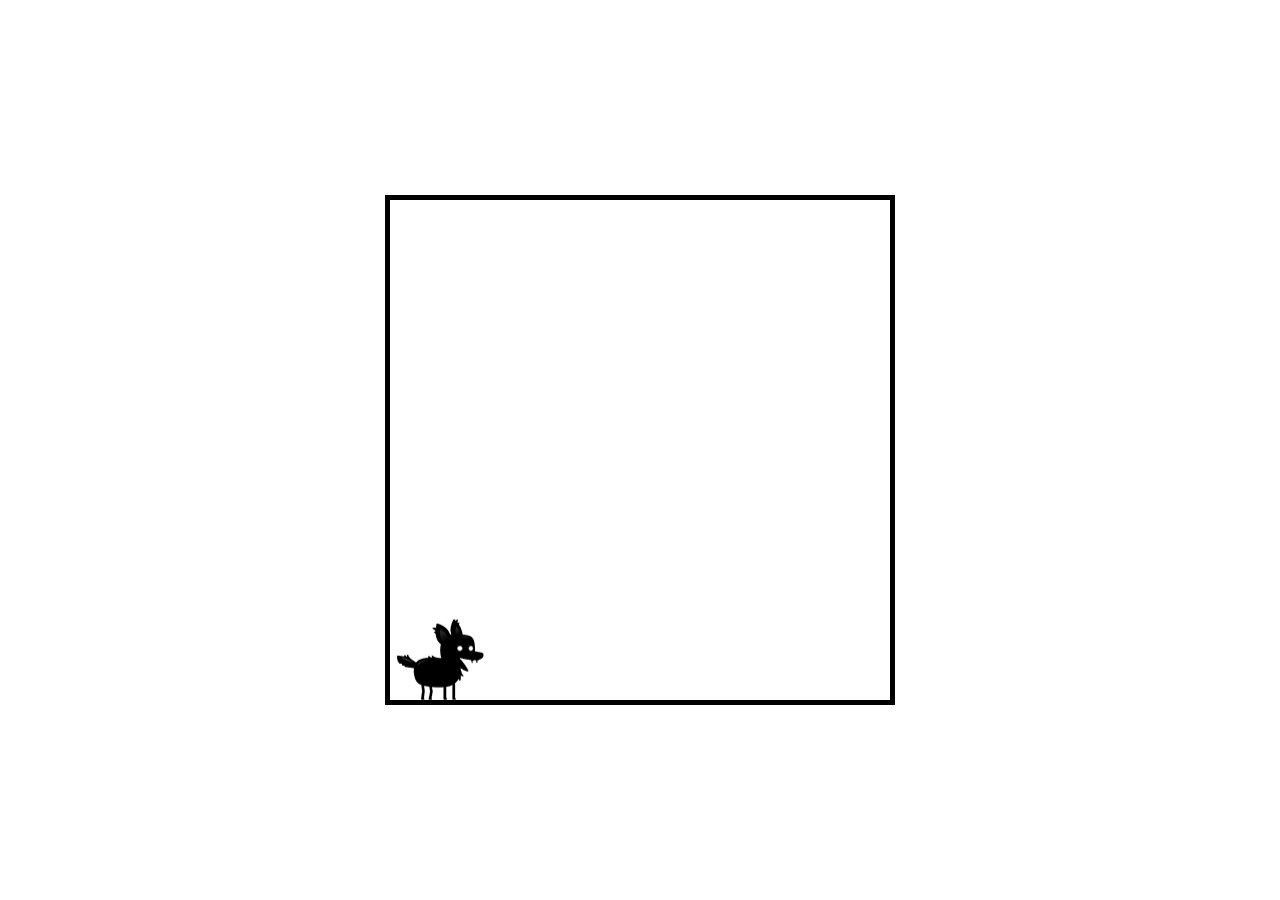
<file: index.html>
<!DOCTYPE html>
<html lang="en">
<head>
    <meta charset="UTF-8">
    <meta http-equiv="X-UA-Compatible" content="width=device-width, initial-scale=1.0">
    <meta name="viewport" content="width=device-width, initial-scale=1.0">
    <title>JavaScript Game</title>
    <link rel="stylesheet" href="style.css">
</head>
<body>
    <canvas id="canvas1">   </canvas>

    <img id= "player" src="assests/player.png">

    <script type="module" src="main.js"></script>
</body>
</html>
</file>
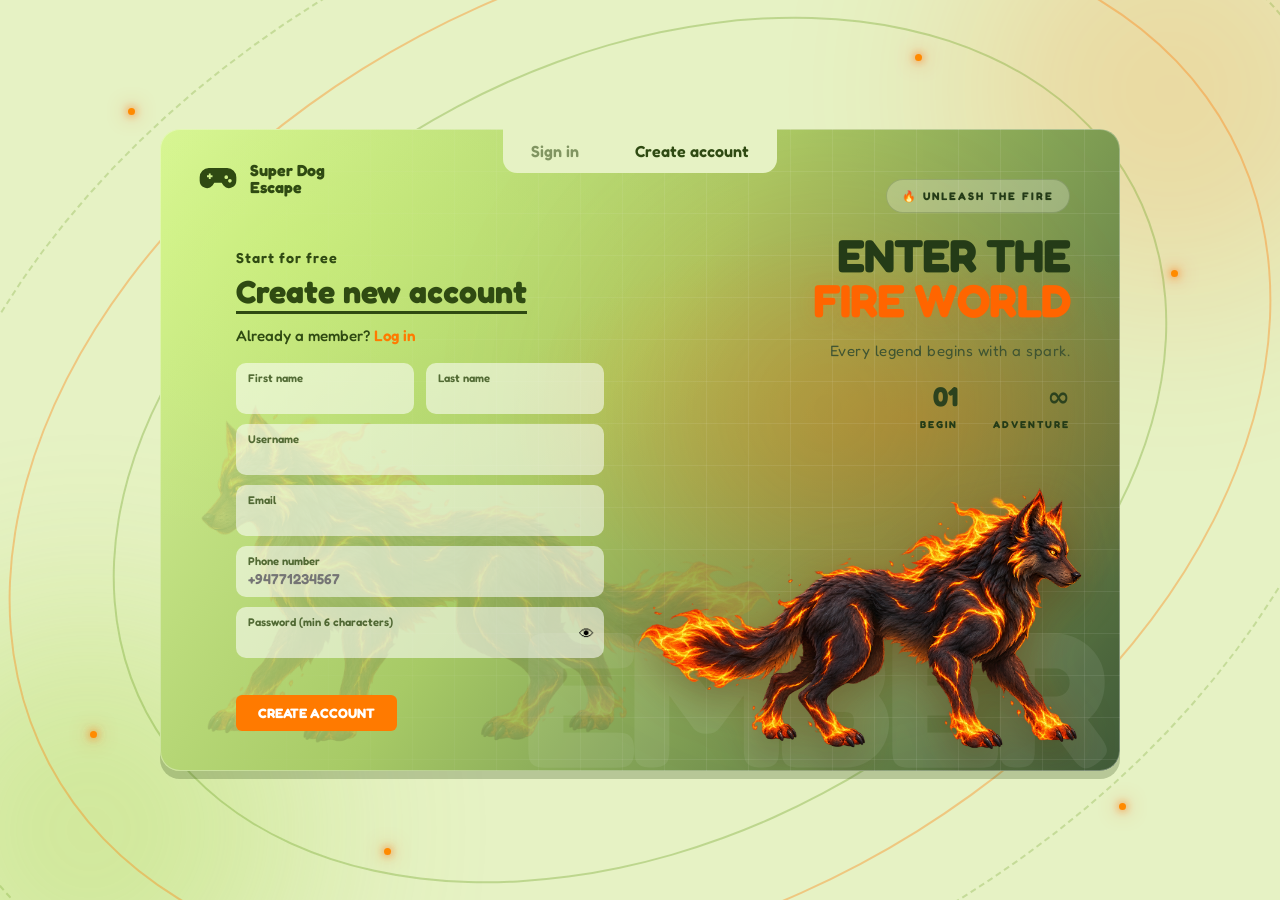
<file: MY-Game-main/banana.html>
<!DOCTYPE html>
<html lang="en">
<head>
    <meta charset="UTF-8">
    <meta name="viewport" content="width=device-width, initial-scale=1.0">
    <title>Earn a life</title>
    <link rel="preconnect" href="https://fonts.googleapis.com">
    <link rel="preconnect" href="https://fonts.gstatic.com" crossorigin>
    <link href="https://fonts.googleapis.com/css2?family=Fredoka:wght@400;500;600;700&display=swap" rel="stylesheet">
    <link rel="stylesheet" href="auth.css">
    <style>
        .panel { max-width: 560px; }
        .puzzle {
            display: block;
            width: 100%;
            min-height: 120px;
            margin-bottom: 16px;
            background: #fff;
            border: 3px solid var(--fern);
            border-radius: 10px;
        }
        .progress { margin-bottom: 14px; font-weight: 600; color: var(--moon); }
        .ok { color: #9be58f; }
    </style>
</head>
<body>
    <main class="panel">
        <h1>Earn a life</h1>
        <p class="sub">Find the value of the banana in the puzzle and type it in. Solve 1 puzzle to earn a life. Wrong answers cost nothing, and you can skip any puzzle.</p>

        <p class="progress" id="progress">Solved 0 / 3</p>
        <img class="puzzle" id="puzzleImg" alt="Banana math puzzle">

        <label for="answer">Your answer</label>
        <input id="answer" type="number" inputmode="numeric" autocomplete="off">

        <p class="error" id="msg" role="alert"></p>
        <button id="submitBtn">Check answer</button>
        <button class="ghost" id="skipBtn">Skip, give me another puzzle</button>
        <button class="ghost" id="backBtn">Back to start page</button>
    </main>

    <script type="module" src="banana.js"></script>
</body>
</html>
</file>
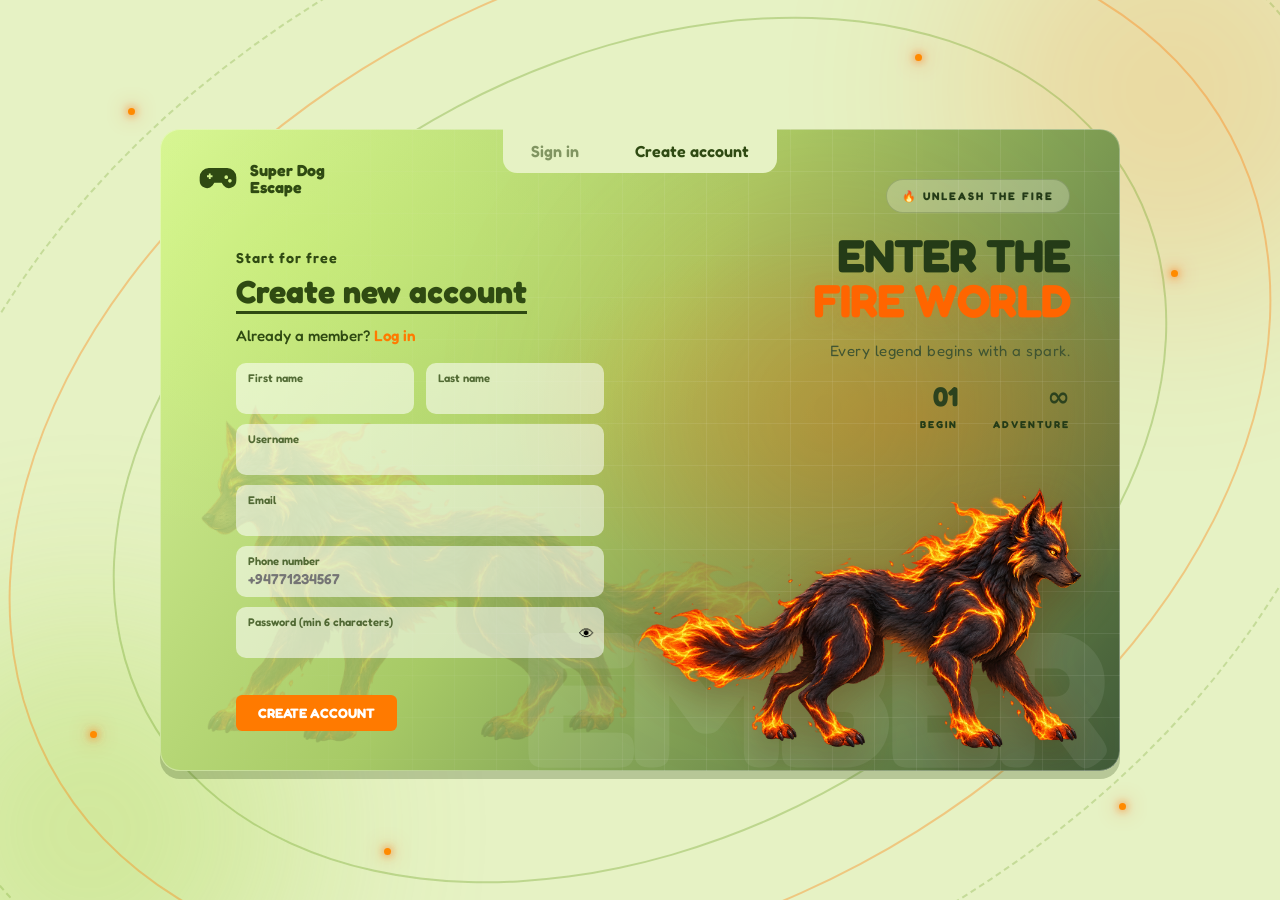
<file: MY-Game-main/login.html>
<!DOCTYPE html>
<html lang="en">
<head>
    <meta charset="UTF-8">
    <meta name="viewport" content="width=device-width, initial-scale=1.0">
    <title>Join the game</title>
    <link rel="preconnect" href="https://fonts.googleapis.com">
    <link rel="preconnect" href="https://fonts.gstatic.com" crossorigin>
    <link href="https://fonts.googleapis.com/css2?family=Fredoka:wght@400;500;600;700&display=swap" rel="stylesheet">
    <style>
        :root {
            --leaf-dark: #2f4a12;
            --leaf: #6fa328;
            --leaf-light: #b6d86a;
            --page: #e6f2c4;
            --orange: #ff7a00;
            --danger: #c0392b;
        }

        * { margin: 0; padding: 0; box-sizing: border-box; }

        body {
            min-height: 100vh;
            display: grid;
            place-items: center;
            padding: 24px;
            font-family: 'Fredoka', system-ui, sans-serif;
            color: var(--leaf-dark);
            background: var(--page);
        }

        .card {
            position: relative;
            width: 100%;
            max-width: 960px;
            min-height: 540px;
            overflow: hidden;
            border-radius: 20px;
            box-shadow: 0 8px 0 rgba(47, 74, 18, 0.25);
        }

        /* ---------- Tabs, logo, form (all sit ON TOP of the hero) ---------- */
        .tabs {
            position: absolute;
            z-index: 5;
            top: 0;
            left: 50%;
            transform: translateX(-50%);
            display: flex;
            background: var(--page);
            border-radius: 0 0 14px 14px;
        }

        .tab {
            padding: 12px 28px;
            font: inherit;
            font-weight: 600;
            color: var(--leaf-dark);
            background: none;
            border: none;
            border-radius: 0 0 14px 14px;
            cursor: pointer;
            opacity: 0.55;
        }

        .tab.active { opacity: 1; }

        .logo {
            position: absolute;
            z-index: 5;
            top: 28px;
            left: 36px;
            display: flex;
            align-items: center;
            gap: 10px;
            font-weight: 700;
            line-height: 1.1;
        }

        .logo svg { width: 44px; height: 44px; fill: var(--leaf-dark); }

        .form-area {
            position: relative;
            z-index: 5;
            width: 50%;
            padding: 120px 36px 40px 76px;
        }

        .kicker { font-weight: 600; font-size: 0.9rem; letter-spacing: 1px; }

        /* Scoped so it doesn't hit the hero heading */
        .form-area h1 {
            display: inline-block;
            margin: 6px 0 12px;
            font-size: 2rem;
            font-weight: 700;
            border-bottom: 3px solid var(--leaf-dark);
        }

        .switch-text { margin-bottom: 18px; font-weight: 500; font-size: 0.95rem; }

        .switch-text button {
            font: inherit;
            font-weight: 600;
            color: var(--orange);
            background: none;
            border: none;
            cursor: pointer;
        }

        .row { display: flex; gap: 12px; }
        .row .field { flex: 1; }

        .field {
            position: relative;
            margin-bottom: 10px;
            padding: 8px 12px;
            background: rgba(255, 255, 255, 0.55);
            border-radius: 10px;
        }

        .field label {
            display: block;
            font-size: 0.7rem;
            font-weight: 600;
            opacity: 0.8;
        }

        .field input {
            width: 100%;
            padding: 2px 28px 2px 0;
            font: inherit;
            font-size: 0.9rem;
            font-weight: 600;
            color: var(--leaf-dark);
            background: none;
            border: none;
            outline: none;
        }

        .field:focus-within { outline: 3px solid var(--leaf-dark); }

        .eye {
            position: absolute;
            right: 10px;
            top: 50%;
            transform: translateY(-50%);
            font-size: 0.95rem;
            background: none;
            border: none;
            cursor: pointer;
        }

        .error { min-height: 1.3em; margin: 4px 0 8px; font-size: 0.9rem; font-weight: 600; color: var(--danger); }

        .btn {
            padding: 10px 22px;
            font: inherit;
            font-weight: 700;
            font-size: 0.85rem;
            color: #fff;
            background: var(--orange);
            border: none;
            border-radius: 6px;
            cursor: pointer;
        }

        .btn:hover { filter: brightness(1.08); }
        .btn:focus-visible, .tab:focus-visible, .switch-text button:focus-visible, .eye:focus-visible {
            outline: 3px solid var(--leaf-dark);
            outline-offset: 2px;
        }

        .hidden { display: none; }

        /* ---------- YOUR HERO DESIGN: now a full background layer ---------- */
        .hero {
            position: absolute;
            inset: 0;
            z-index: 0;
            overflow: hidden;
            isolation: isolate;
            border-radius: inherit;
            background:
                radial-gradient(ellipse at 78% 45%, rgba(255, 112, 0, 0.22), transparent 38%),
                radial-gradient(ellipse at 15% 20%, rgba(205, 255, 90, 0.25), transparent 40%),
                linear-gradient(125deg, #d9f59b 0%, #a7ca66 45%, #405a38 100%);
            box-shadow: inset 0 0 0 1px rgba(255, 255, 255, 0.3);
        }

        .hero-bg-glow {
            position: absolute;
            z-index: -1;
            width: 430px;
            height: 430px;
            right: 8%;
            top: 10%;
            background: #ff6800;
            opacity: 0.17;
            filter: blur(100px);
            border-radius: 50%;
            animation: glowPulse 4s ease-in-out infinite alternate;
        }

        .hero-grid {
            position: absolute;
            inset: 0;
            z-index: -1;
            background-image:
                linear-gradient(rgba(255, 255, 255, 0.08) 1px, transparent 1px),
                linear-gradient(90deg, rgba(255, 255, 255, 0.08) 1px, transparent 1px);
            background-size: 42px 42px;
            mask-image: linear-gradient(90deg, transparent, black 60%, black);
        }

        /* Hero text: moved to the right side so it doesn't sit under the form */
        .hero-content {
            position: absolute;
            z-index: 1;
            top: 50px;
            right: 0;
            width: 42%;
            padding-right: 50px;
            text-align: right;
            color: #243b17;
        }

        .hero-tag {
            display: inline-block;
            padding: 9px 15px;
            margin-bottom: 20px;
            border: 1px solid rgba(44, 68, 24, 0.2);
            border-radius: 30px;
            background: rgba(255, 255, 255, 0.25);
            font-size: 11px;
            font-weight: 800;
            letter-spacing: 2px;
        }

        .hero-content h1 {
            margin: 0;
            font-size: clamp(30px, 3.6vw, 52px);
            font-weight: 700;
            line-height: 0.98;
            letter-spacing: -1px;
        }

        .hero-content h1 span {
            color: #ff6500;
            text-shadow: 0 4px 20px rgba(255, 95, 0, 0.15);
        }

        .hero-content p {
            margin-top: 18px;
            color: #405532;
            font-size: 15px;
            letter-spacing: 0.5px;
        }

        .hero-stats {
            display: flex;
            justify-content: flex-end;
            gap: 35px;
            margin-top: 20px;
        }

        .hero-stats div { display: flex; flex-direction: column; gap: 6px; }
        .hero-stats strong { font-size: 27px; color: #2c421e; }
        .hero-stats span { font-size: 10px; font-weight: 800; letter-spacing: 2px; }

        /* Dog image: in front of the hero text, behind the form */
        #heroImg {
            position: absolute;
            z-index: 2;
            width: 48%;
            max-width: 650px;
            height: auto;
            right: 3%;
            bottom: 0;
            object-fit: contain;
            object-position: bottom right;
            filter:
                drop-shadow(0 15px 18px rgba(20, 25, 10, 0.28))
                drop-shadow(0 0 22px rgba(255, 105, 0, 0.2));
            animation: dogFloat 4s ease-in-out infinite;
        }

        /* Same image, mirrored (faces left), faded, behind the form */
        .hero-bg-dog {
            position: absolute;
            z-index: 0;
            width: 62%;
            height: auto;
            left: 3%;
            bottom: 0;
            transform: scaleX(-1);
            opacity: 0.14;
            pointer-events: none;
        }

        .hero-watermark {
            position: absolute;
            z-index: 0;
            right: 2%;
            bottom: -40px;
            color: rgba(255, 255, 255, 0.08);
            font-size: clamp(90px, 15vw, 210px);
            font-weight: 700;
            letter-spacing: -8px;
            pointer-events: none;
        }

        /* ---------- OUTSIDE THE BOX: rings, glow and embers on the page ---------- */
        .card { z-index: 1; }

        .outside {
            position: fixed;
            inset: 0;
            z-index: 0;
            overflow: hidden;
            pointer-events: none;
        }

        .ring {
            position: absolute;
            left: 50%;
            top: 50%;
            border-radius: 50%;
            border: 2px solid rgba(111, 163, 40, 0.35);
            transform: translate(-50%, -50%) rotate(-28deg);
        }

        .ring-1 { width: min(1120px, 150vw); height: min(780px, 110vh); animation: ringSpin 60s linear infinite; }
        .ring-2 { width: min(1340px, 175vw); height: min(940px, 130vh); border-color: rgba(255, 122, 0, 0.35); animation: ringSpin 90s linear infinite reverse; }
        .ring-3 { width: min(1560px, 200vw); height: min(1100px, 150vh); border-style: dashed; border-color: rgba(111, 163, 40, 0.28); animation: ringSpin 120s linear infinite; }

        .outside-glow {
            position: absolute;
            width: 420px;
            height: 420px;
            border-radius: 50%;
            background: #ff6800;
            opacity: 0.18;
            filter: blur(100px);
        }

        .glow-a { top: -120px; right: -100px; }
        .glow-b { bottom: -140px; left: -120px; background: #9ed23a; opacity: 0.3; }

        .ember {
            position: absolute;
            width: 7px;
            height: 7px;
            border-radius: 50%;
            background: #ff8a00;
            box-shadow: 0 0 8px #ff6800, 0 0 20px #ff4d00;
            animation: emberFloat 3s ease-in-out infinite alternate;
        }

        .e1 { top: 12%; left: 10%; }
        .e2 { top: 30%; right: 8%; animation-delay: 1s; }
        .e3 { bottom: 18%; left: 7%; animation-delay: 2s; }
        .e4 { bottom: 10%; right: 12%; animation-delay: 0.5s; }
        .e5 { top: 6%; right: 28%; animation-delay: 1.5s; }
        .e6 { bottom: 5%; left: 30%; animation-delay: 2.5s; }

        @keyframes ringSpin {
            from { transform: translate(-50%, -50%) rotate(-28deg); }
            to { transform: translate(-50%, -50%) rotate(332deg); }
        }

        @keyframes dogFloat {
            0%, 100% { transform: translateY(0); }
            50% { transform: translateY(-9px); }
        }

        @keyframes glowPulse {
            from { opacity: 0.12; transform: scale(0.9); }
            to { opacity: 0.24; transform: scale(1.1); }
        }

        @keyframes emberFloat {
            from { transform: translateY(10px); opacity: 0.4; }
            to { transform: translateY(-25px); opacity: 1; }
        }

        /* ---------- Mobile ---------- */
        @media (max-width: 768px) {
            .form-area { width: 100%; padding: 110px 24px 32px; }
            .logo { left: 20px; }
            .row { flex-direction: column; gap: 0; }
            .hero-content, .hero-watermark, .hero-bg-dog { display: none; }
            #heroImg { width: 90%; right: -10%; opacity: 0.3; }
        }

        @media (prefers-reduced-motion: reduce) {
            #heroImg, .hero-bg-glow, .ember, .ring { animation: none; }
        }
    </style>
</head>
<body>
    <!-- Outside the box: rings, glow, embers -->
    <div class="outside" aria-hidden="true">
        <div class="outside-glow glow-a"></div>
        <div class="outside-glow glow-b"></div>
        <div class="ring ring-1"></div>
        <div class="ring ring-2"></div>
        <div class="ring ring-3"></div>
        <span class="ember e1"></span>
        <span class="ember e2"></span>
        <span class="ember e3"></span>
        <span class="ember e4"></span>
        <span class="ember e5"></span>
        <span class="ember e6"></span>
    </div>

    <main class="card">

        <!-- Hero: background layer (behind everything) -->
        <div class="hero" aria-hidden="true">
            <div class="hero-bg-glow"></div>
            <div class="hero-grid"></div>
            <img class="hero-bg-dog" src="assests/Infernal Ember Wolf.png" alt="">

            <div class="hero-content">
                <span class="hero-tag">🔥 UNLEASH THE FIRE</span>
                <h1>ENTER THE<br><span>FIRE WORLD</span></h1>
                <p>Every legend begins with a spark.</p>

                <div class="hero-stats">
                    <div>
                        <strong>01</strong>
                        <span>BEGIN</span>
                    </div>
                    <div>
                        <strong>∞</strong>
                        <span>ADVENTURE</span>
                    </div>
                </div>
            </div>

            <img id="heroImg" src="assests/Infernal Ember Wolf.png" alt="">

            <span class="hero-watermark">EMBER</span>
        </div>

        <div class="logo">
            <svg viewBox="0 0 24 24" aria-hidden="true"><path d="M7 6h10a5 5 0 0 1 5 5v2a4 4 0 0 1-7 2.6L14 14h-4l-1 1.6A4 4 0 0 1 2 13v-2a5 5 0 0 1 5-5zm1 3H7v1H6v1h1v1h1v-1h1v-1H8V9zm8.5 1a1 1 0 1 0 0 2 1 1 0 0 0 0-2zm2 2a1 1 0 1 0 0 2 1 1 0 0 0 0-2z"/></svg>
            <span>Super Dog<br>Escape</span>
        </div>

        <nav class="tabs">
            <button class="tab" id="tabSignin" type="button">Sign in</button>
            <button class="tab active" id="tabSignup" type="button">Create account</button>
        </nav>

        <section class="form-area">
            <!-- CREATE ACCOUNT -->
            <form id="signupForm" novalidate>
                <p class="kicker">Start for free</p>
                <h1>Create new account</h1>
                <p class="switch-text">Already a member? <button type="button" data-go="signin">Log in</button></p>

                <div class="row">
                    <div class="field"><label for="firstName">First name</label><input id="firstName" autocomplete="given-name"></div>
                    <div class="field"><label for="lastName">Last name</label><input id="lastName" autocomplete="family-name"></div>
                </div>
                <div class="field"><label for="username">Username</label><input id="username" autocomplete="username"></div>
                <div class="field"><label for="email">Email</label><input id="email" type="email" autocomplete="email"></div>
                <div class="field"><label for="phone">Phone number</label><input id="phone" type="tel" autocomplete="tel" placeholder="+94771234567"></div>
                <div class="field">
                    <label for="password">Password (min 6 characters)</label>
                    <input id="password" type="password" autocomplete="new-password">
                    <button type="button" class="eye" data-eye="password" aria-label="Show password">👁</button>
                </div>

                <p class="error" id="signupError" role="alert"></p>
                <button class="btn" type="submit">CREATE ACCOUNT</button>
            </form>

            <!-- SIGN IN -->
            <form id="signinForm" class="hidden" novalidate>
                <p class="kicker">Welcome back</p>
                <h1>Sign in</h1>
                <p class="switch-text">Don't have an account? <button type="button" data-go="signup">Create account</button></p>

                <div class="field"><label for="loginId">Email, phone or username</label><input id="loginId" autocomplete="username"></div>
                <div class="field">
                    <label for="loginPassword">Password</label>
                    <input id="loginPassword" type="password" autocomplete="current-password">
                    <button type="button" class="eye" data-eye="loginPassword" aria-label="Show password">👁</button>
                </div>

                <p class="error" id="signinError" role="alert"></p>
                <button class="btn" type="submit">LOGIN</button>
            </form>
        </section>
    </main>

    <script type="module" src="login.js"></script>
</body>
</html>
</file>
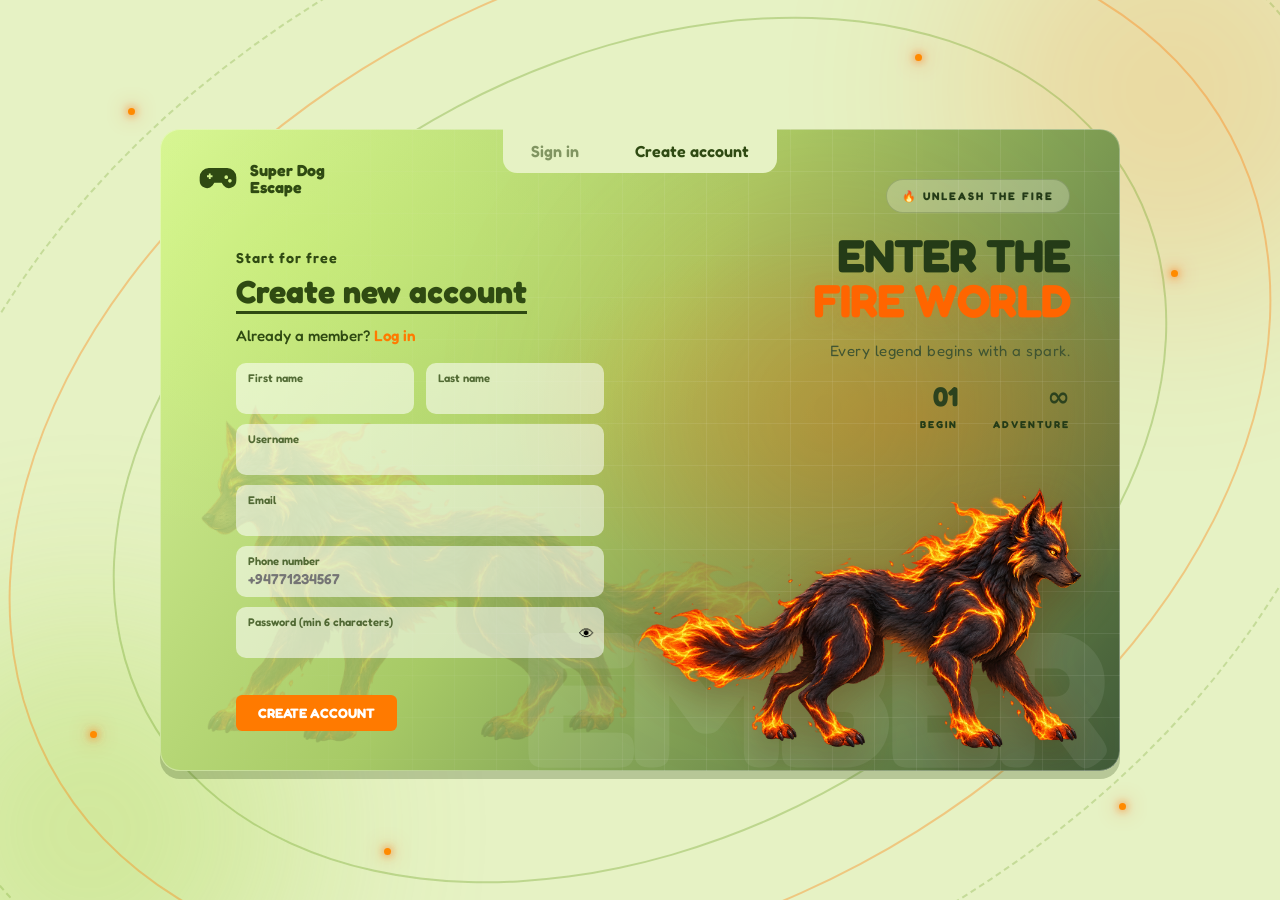
<file: MY-Game-main/start.html>
<!DOCTYPE html>
<html lang="en">
<head>
    <meta charset="UTF-8">
    <meta name="viewport" content="width=device-width, initial-scale=1.0">
    <title>Start game</title>
    <link rel="preconnect" href="https://fonts.googleapis.com">
    <link rel="preconnect" href="https://fonts.gstatic.com" crossorigin>
    <link href="https://fonts.googleapis.com/css2?family=Fredoka:wght@400;500;600;700&display=swap" rel="stylesheet">
    <link rel="stylesheet" href="auth.css">
</head>
<body>
    <main class="panel">
        <h1>Ready to run?</h1>
        <p class="sub" id="welcome"></p>

        <div class="stats">
            <div>
                Lives
                <strong class="hearts" id="lives"></strong>
            </div>
            <div>
                Best score
                <strong id="best">0</strong>
            </div>
        </div>

        <p class="error" id="msg"></p>
        <button id="playBtn">Start game</button>
        <button class="ghost" id="logoutBtn">Log out</button>
    </main>

    <script type="module" src="start.js"></script>
</body>
</html>
</file>
<file: style.css>
* {
    margin: 0;
    padding: 0;
    box-sizing: border-box;
}

#canvas1 {
    border: 5px solid black;
    position: absolute;
    top: 50%;
    left: 50%;
    transform: translate(-50%, -50%);
    max-width: 100%;
    max-height: 100%;
}

#player {
    display: none;

}
</file>
<file: MY-Game-main/auth.css>
:root {
    --night: #0e1a14;
    --moss: #1d3a2b;
    --fern: #3f7d58;
    --moon: #f3d98b;
    --bark: #8a5a3b;
    --mist: #d9e6dc;
    --danger: #ff7a6b;
}

* {
    margin: 0;
    padding: 0;
    box-sizing: border-box;
}

body {
    min-height: 100vh;
    display: grid;
    place-items: center;
    padding: 20px;
    font-family: 'Fredoka', system-ui, sans-serif;
    color: var(--mist);
    background:
        radial-gradient(circle at 80% 15%, rgba(243, 217, 139, 0.18) 0, transparent 160px),
        linear-gradient(180deg, #0a120e 0%, var(--night) 55%, var(--moss) 100%);
}

.panel {
    width: 100%;
    max-width: 400px;
    padding: 32px 28px;
    background: rgba(14, 26, 20, 0.85);
    border: 3px solid var(--fern);
    border-radius: 16px;
}

h1 {
    font-size: 2rem;
    font-weight: 700;
    color: var(--moon);
    margin-bottom: 6px;
}

.sub {
    margin-bottom: 24px;
    line-height: 1.4;
}

label {
    display: block;
    margin-bottom: 6px;
    font-weight: 500;
}

input {
    width: 100%;
    padding: 12px 14px;
    margin-bottom: 14px;
    font: inherit;
    color: var(--mist);
    background: var(--night);
    border: 2px solid var(--fern);
    border-radius: 10px;
}

input:focus-visible,
button:focus-visible {
    outline: 3px solid var(--moon);
    outline-offset: 2px;
}

button {
    width: 100%;
    padding: 13px;
    font: inherit;
    font-weight: 600;
    font-size: 1.05rem;
    color: var(--night);
    background: var(--moon);
    border: none;
    border-radius: 10px;
    cursor: pointer;
}

button:hover {
    filter: brightness(1.08);
}

button.ghost {
    margin-top: 10px;
    color: var(--mist);
    background: transparent;
    border: 2px solid var(--fern);
}

.error {
    min-height: 1.3em;
    margin-bottom: 10px;
    color: var(--danger);
    font-size: 0.95rem;
}

.demo-code {
    margin-bottom: 14px;
    padding: 10px 12px;
    font-size: 0.9rem;
    color: var(--moon);
    background: rgba(243, 217, 139, 0.1);
    border: 2px dashed var(--moon);
    border-radius: 10px;
}

.hidden {
    display: none;
}

/* Start page */
.stats {
    display: flex;
    justify-content: space-between;
    margin-bottom: 24px;
    padding: 14px 16px;
    background: var(--night);
    border: 2px solid var(--fern);
    border-radius: 10px;
}

.stats strong {
    display: block;
    font-size: 1.4rem;
    color: var(--moon);
}

.hearts {
    font-size: 1.5rem;
    letter-spacing: 4px;
}
</file>
